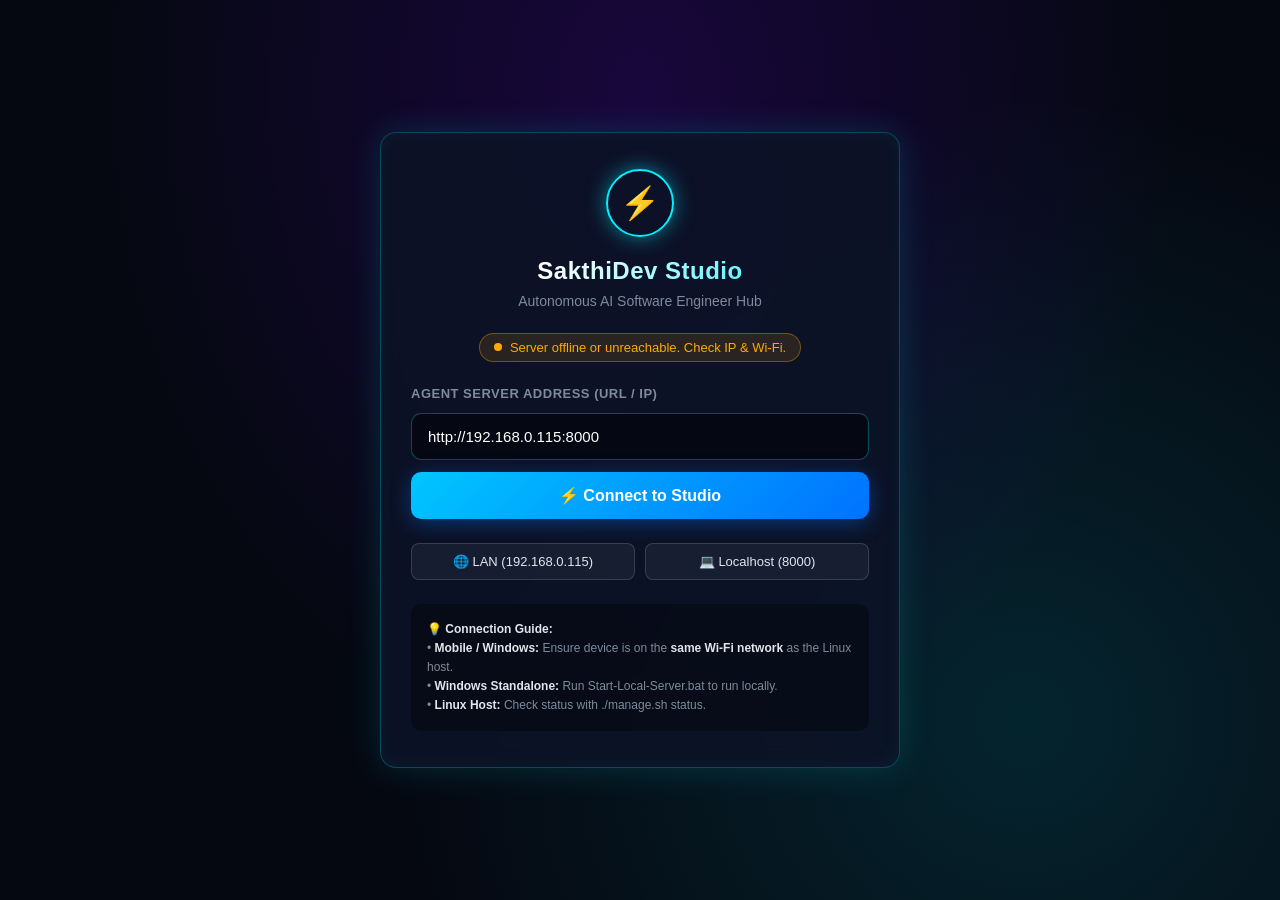
<file: static/connect.html>
<!DOCTYPE html>
<html lang="en">
<head>
  <meta charset="UTF-8">
  <meta name="viewport" content="width=device-width, initial-scale=1.0">
  <title>SakthiDev Studio - Connect to Agent</title>
  <style>
    :root {
      --bg: #050811;
      --card-bg: rgba(13, 19, 38, 0.92);
      --accent-cyan: #00f0ff;
      --accent-purple: #9d4edd;
      --accent-green: #00ff88;
      --text: #e0e6ed;
      --text-dim: #7d8b9b;
      --border: rgba(0, 240, 255, 0.25);
    }
    * {
      box-sizing: border-box;
      margin: 0;
      padding: 0;
      font-family: -apple-system, BlinkMacSystemFont, "Segoe UI", Roboto, Helvetica, Arial, sans-serif;
    }
    body {
      background-color: var(--bg);
      background-image: 
        radial-gradient(ellipse at 50% 10%, rgba(112, 0, 255, 0.18) 0%, transparent 60%),
        radial-gradient(circle at 80% 80%, rgba(0, 240, 255, 0.12) 0%, transparent 50%);
      color: var(--text);
      min-height: 100vh;
      display: flex;
      align-items: center;
      justify-content: center;
      padding: 20px;
    }
    .connect-card {
      background: var(--card-bg);
      border: 1px solid var(--border);
      border-radius: 16px;
      box-shadow: 0 0 35px rgba(0, 240, 255, 0.15), inset 0 0 20px rgba(0, 240, 255, 0.05);
      max-width: 520px;
      width: 100%;
      padding: 36px 30px;
      backdrop-filter: blur(12px);
      text-align: center;
      animation: fadeIn 0.4s ease-out;
    }
    @keyframes fadeIn {
      from { opacity: 0; transform: translateY(15px); }
      to { opacity: 1; transform: translateY(0); }
    }
    .logo-container {
      margin-bottom: 20px;
    }
    .pulse-ring {
      width: 68px;
      height: 68px;
      margin: 0 auto;
      border-radius: 50%;
      border: 2px solid var(--accent-cyan);
      box-shadow: 0 0 20px rgba(0, 240, 255, 0.5);
      display: flex;
      align-items: center;
      justify-content: center;
      font-size: 32px;
      animation: pulse 2s infinite;
    }
    @keyframes pulse {
      0% { box-shadow: 0 0 0 0 rgba(0, 240, 255, 0.5); }
      70% { box-shadow: 0 0 0 16px rgba(0, 240, 255, 0); }
      100% { box-shadow: 0 0 0 0 rgba(0, 240, 255, 0); }
    }
    h1 {
      font-size: 24px;
      font-weight: 700;
      letter-spacing: 0.5px;
      background: linear-gradient(135deg, #ffffff 30%, var(--accent-cyan) 100%);
      -webkit-background-clip: text;
      -webkit-text-fill-color: transparent;
      margin-bottom: 8px;
    }
    .subtitle {
      color: var(--text-dim);
      font-size: 14px;
      margin-bottom: 24px;
    }
    .status-badge {
      display: inline-flex;
      align-items: center;
      gap: 8px;
      padding: 6px 14px;
      background: rgba(255, 170, 0, 0.12);
      border: 1px solid rgba(255, 170, 0, 0.35);
      border-radius: 20px;
      color: #ffaa00;
      font-size: 13px;
      font-weight: 500;
      margin-bottom: 24px;
    }
    .status-badge.searching {
      background: rgba(0, 240, 255, 0.12);
      border-color: rgba(0, 240, 255, 0.35);
      color: var(--accent-cyan);
    }
    .status-badge.online {
      background: rgba(0, 255, 136, 0.12);
      border-color: rgba(0, 255, 136, 0.35);
      color: var(--accent-green);
    }
    .status-dot {
      width: 8px;
      height: 8px;
      border-radius: 50%;
      background: currentColor;
    }
    .input-group {
      display: flex;
      flex-direction: column;
      gap: 12px;
      margin-bottom: 24px;
      text-align: left;
    }
    label {
      font-size: 13px;
      color: var(--text-dim);
      font-weight: 600;
      text-transform: uppercase;
      letter-spacing: 0.5px;
    }
    .url-input {
      width: 100%;
      padding: 14px 16px;
      background: rgba(5, 8, 17, 0.85);
      border: 1px solid rgba(0, 240, 255, 0.3);
      border-radius: 10px;
      color: #fff;
      font-size: 15px;
      outline: none;
      transition: all 0.2s;
    }
    .url-input:focus {
      border-color: var(--accent-cyan);
      box-shadow: 0 0 15px rgba(0, 240, 255, 0.3);
    }
    .btn-primary {
      width: 100%;
      padding: 14px;
      background: linear-gradient(135deg, #00c6ff 0%, #0072ff 100%);
      color: white;
      border: none;
      border-radius: 10px;
      font-size: 16px;
      font-weight: 600;
      cursor: pointer;
      display: flex;
      align-items: center;
      justify-content: center;
      gap: 8px;
      box-shadow: 0 4px 20px rgba(0, 114, 255, 0.4);
      transition: all 0.2s;
    }
    .btn-primary:hover {
      transform: translateY(-2px);
      box-shadow: 0 6px 25px rgba(0, 198, 255, 0.6);
    }
    .btn-primary:active {
      transform: translateY(0);
    }
    .quick-links {
      display: flex;
      gap: 10px;
      margin-top: 14px;
    }
    .btn-secondary {
      flex: 1;
      padding: 10px;
      background: rgba(255, 255, 255, 0.05);
      border: 1px solid rgba(255, 255, 255, 0.15);
      border-radius: 8px;
      color: var(--text);
      font-size: 13px;
      cursor: pointer;
      transition: all 0.2s;
    }
    .btn-secondary:hover {
      background: rgba(0, 240, 255, 0.1);
      border-color: var(--accent-cyan);
      color: var(--accent-cyan);
    }
    .tips-box {
      margin-top: 24px;
      padding: 16px;
      background: rgba(0, 0, 0, 0.35);
      border-radius: 10px;
      text-align: left;
      font-size: 12px;
      color: var(--text-dim);
      line-height: 1.6;
    }
    .tips-box strong {
      color: var(--text);
    }
  </style>
</head>
<body>

  <div class="connect-card">
    <div class="logo-container">
      <div class="pulse-ring">⚡</div>
    </div>

    <h1>SakthiDev Studio</h1>
    <p class="subtitle">Autonomous AI Software Engineer Hub</p>

    <div id="status-badge" class="status-badge searching">
      <div class="status-dot"></div>
      <span id="status-text">Scanning for active server...</span>
    </div>

    <div class="input-group">
      <label for="server-url">Agent Server Address (URL / IP)</label>
      <input type="text" id="server-url" class="url-input" placeholder="http://192.168.0.115:8000" spellcheck="false">
      <button id="btn-connect" class="btn-primary" onclick="connectToServer()">
        <span>⚡ Connect to Studio</span>
      </button>
    </div>

    <div class="quick-links">
      <button class="btn-secondary" onclick="tryServer('http://192.168.0.115:8000')">🌐 LAN (192.168.0.115)</button>
      <button class="btn-secondary" onclick="tryServer('http://localhost:8000')">💻 Localhost (8000)</button>
    </div>

    <div class="tips-box">
      <strong>💡 Connection Guide:</strong><br>
      • <strong>Mobile / Windows:</strong> Ensure device is on the <strong>same Wi-Fi network</strong> as the Linux host.<br>
      • <strong>Windows Standalone:</strong> Run <code>Start-Local-Server.bat</code> to run locally.<br>
      • <strong>Linux Host:</strong> Check status with <code>./manage.sh status</code>.
    </div>
  </div>

  <script>
    const DEFAULT_LAN = "http://192.168.0.115:8000";
    const DEFAULT_LOCAL = "http://localhost:8000";
    const urlInput = document.getElementById("server-url");
    const statusBadge = document.getElementById("status-badge");
    const statusText = document.getElementById("status-text");

    // Load saved or default URL
    const savedUrl = localStorage.getItem("sakthidev_server_url") || DEFAULT_LAN;
    urlInput.value = savedUrl;

    async function checkServer(url) {
      try {
        const cleanUrl = url.replace(/\/+$/, "");
        const controller = new AbortController();
        const timeout = setTimeout(() => controller.abort(), 2000);
        const res = await fetch(`${cleanUrl}/api/config`, { signal: controller.signal, mode: 'cors' });
        clearTimeout(timeout);
        return res.ok;
      } catch (e) {
        return false;
      }
    }

    async function autoScan() {
      // 1. Try saved URL
      if (savedUrl && await checkServer(savedUrl)) {
        onServerFound(savedUrl);
        return;
      }
      // 2. Try LAN IP
      if (savedUrl !== DEFAULT_LAN && await checkServer(DEFAULT_LAN)) {
        onServerFound(DEFAULT_LAN);
        return;
      }
      // 3. Try Localhost
      if (savedUrl !== DEFAULT_LOCAL && await checkServer(DEFAULT_LOCAL)) {
        onServerFound(DEFAULT_LOCAL);
        return;
      }
      // Not reachable yet
      statusBadge.className = "status-badge";
      statusText.textContent = "Server offline or unreachable. Check IP & Wi-Fi.";
    }

    function onServerFound(url) {
      const cleanUrl = url.replace(/\/+$/, "");
      localStorage.setItem("sakthidev_server_url", cleanUrl);
      statusBadge.className = "status-badge online";
      statusText.textContent = `Connected! Opening ${cleanUrl}...`;
      setTimeout(() => {
        window.location.replace(cleanUrl + "/");
      }, 700);
    }

    function tryServer(url) {
      urlInput.value = url;
      connectToServer();
    }

    async function connectToServer() {
      let url = urlInput.value.trim();
      if (!url) return;
      if (!url.startsWith("http://") && !url.startsWith("https://")) {
        url = "http://" + url;
      }
      if (!url.includes(":", 6)) {
        url = url + ":8000";
      }
      urlInput.value = url;
      statusBadge.className = "status-badge searching";
      statusText.textContent = `Connecting to ${url}...`;

      const isOk = await checkServer(url);
      if (isOk) {
        onServerFound(url);
      } else {
        // Direct navigation attempt (in case CORS blocked fetch)
        localStorage.setItem("sakthidev_server_url", url);
        window.location.href = url + "/";
      }
    }

    // Auto-scan on launch
    autoScan();
  </script>
</body>
</html>
</file>
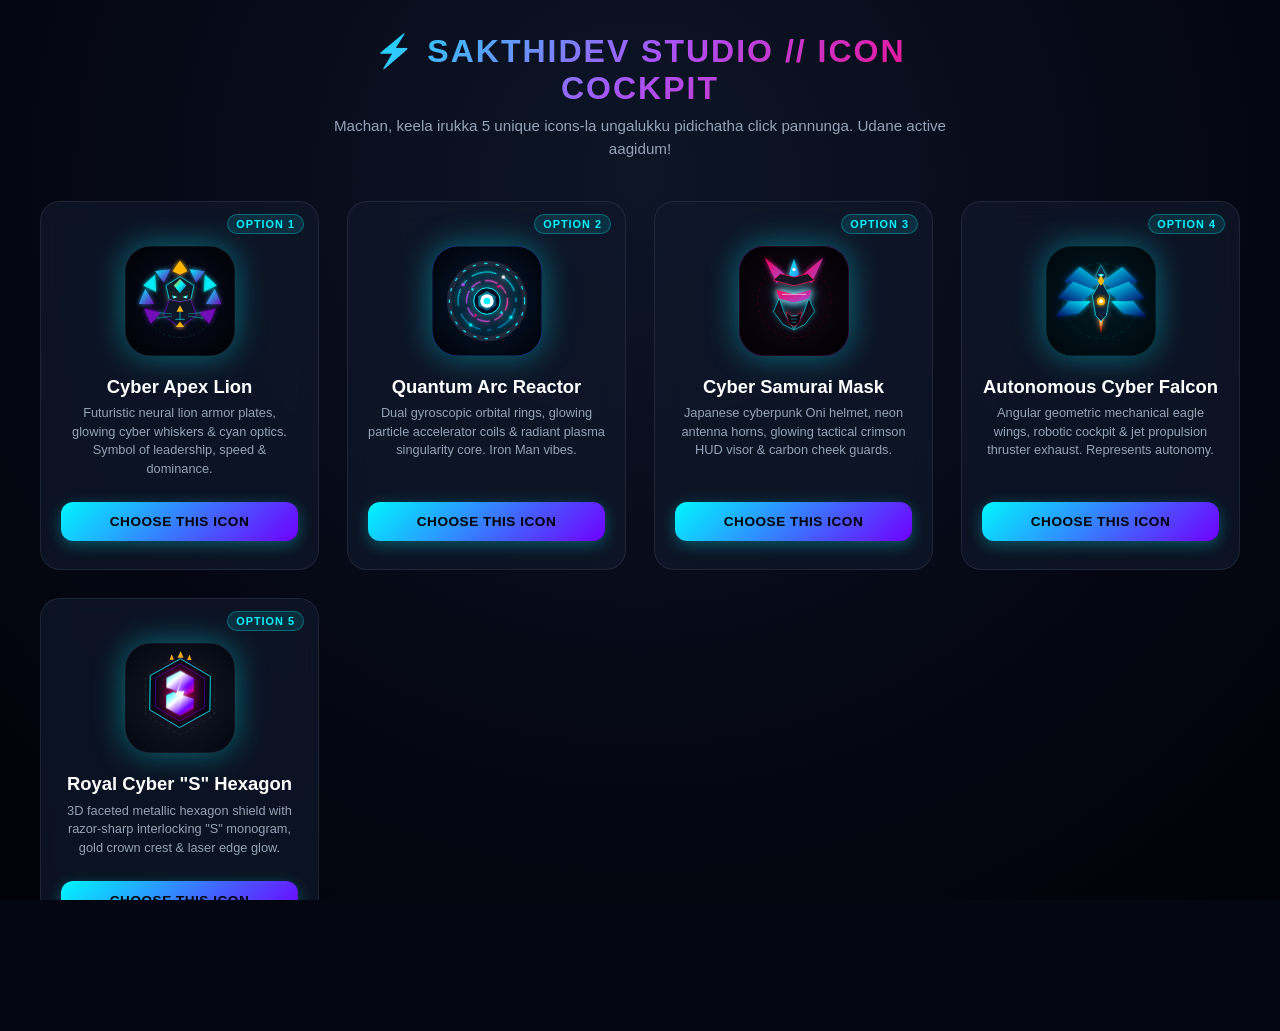
<file: static/icons/preview.html>
<!DOCTYPE html>
<html lang="en">
<head>
  <meta charset="UTF-8">
  <meta name="viewport" content="width=device-width, initial-scale=1.0">
  <title>SakthiDev Studio - Icon Selector Cockpit</title>
  <link rel="stylesheet" href="/static/app.css">
  <style>
    body {
      background: radial-gradient(circle at 50% 20%, #0d1527 0%, #050814 60%, #010308 100%);
      color: #f8fafc;
      font-family: -apple-system, BlinkMacSystemFont, "Segoe UI", Roboto, sans-serif;
      min-height: 100vh;
      margin: 0;
      padding: 2rem 1.5rem;
      display: flex;
      flex-direction: column;
      align-items: center;
    }
    .header-banner {
      text-align: center;
      margin-bottom: 2.5rem;
      max-width: 650px;
    }
    .header-banner h1 {
      font-size: 2rem;
      font-weight: 900;
      letter-spacing: 2px;
      margin: 0 0 0.5rem 0;
      background: linear-gradient(135deg, #00f6ff, #a855f7, #ff007a);
      -webkit-background-clip: text;
      background-clip: text;
      -webkit-text-fill-color: transparent;
    }
    .header-banner p {
      color: #94a3b8;
      font-size: 0.95rem;
      line-height: 1.5;
    }
    .icons-grid {
      display: grid;
      grid-template-columns: repeat(auto-fit, minmax(260px, 1fr));
      gap: 1.75rem;
      max-width: 1200px;
      width: 100%;
    }
    .icon-card {
      background: rgba(15, 23, 42, 0.75);
      border: 1px solid rgba(255, 255, 255, 0.08);
      border-radius: 20px;
      padding: 1.75rem 1.25rem;
      display: flex;
      flex-direction: column;
      align-items: center;
      text-align: center;
      transition: all 0.35s cubic-bezier(0.16, 1, 0.3, 1);
      position: relative;
      overflow: hidden;
      backdrop-filter: blur(12px);
    }
    .icon-card:hover {
      transform: translateY(-8px);
      border-color: rgba(0, 246, 255, 0.4);
      box-shadow: 0 16px 36px rgba(0, 246, 255, 0.18), 0 0 20px rgba(168, 85, 247, 0.15);
    }
    .icon-badge {
      position: absolute;
      top: 12px;
      right: 14px;
      font-size: 0.68rem;
      font-weight: 800;
      padding: 3px 8px;
      border-radius: 99px;
      background: rgba(0, 246, 255, 0.12);
      color: #00f6ff;
      border: 1px solid rgba(0, 246, 255, 0.3);
      letter-spacing: 1px;
    }
    .icon-img-wrapper {
      width: 110px;
      height: 110px;
      margin: 1rem 0 1.25rem 0;
      position: relative;
    }
    .icon-img-wrapper img {
      width: 100%;
      height: 100%;
      object-fit: contain;
      filter: drop-shadow(0 0 16px rgba(0, 246, 255, 0.4));
      transition: transform 0.3s ease;
    }
    .icon-card:hover .icon-img-wrapper img {
      transform: scale(1.08);
      filter: drop-shadow(0 0 24px rgba(255, 0, 122, 0.6));
    }
    .icon-name {
      font-size: 1.15rem;
      font-weight: 800;
      color: #fff;
      margin-bottom: 0.4rem;
    }
    .icon-desc {
      font-size: 0.8rem;
      color: #94a3b8;
      line-height: 1.45;
      margin-bottom: 1.5rem;
      flex-grow: 1;
    }
    .btn-select {
      width: 100%;
      padding: 0.75rem 1rem;
      border: none;
      border-radius: 12px;
      font-weight: 700;
      font-size: 0.85rem;
      cursor: pointer;
      background: linear-gradient(135deg, #00f6ff, #7000ff);
      color: #000;
      letter-spacing: 0.5px;
      transition: all 0.25s ease;
      box-shadow: 0 4px 15px rgba(0, 246, 255, 0.3);
    }
    .btn-select:hover {
      background: linear-gradient(135deg, #ffffff, #00f6ff);
      box-shadow: 0 6px 22px rgba(0, 246, 255, 0.6);
      transform: scale(1.02);
    }
    .btn-select.active {
      background: #10b981;
      color: #fff;
      box-shadow: 0 0 18px rgba(16, 185, 129, 0.5);
    }
    .toast {
      position: fixed;
      bottom: 2rem;
      background: rgba(16, 185, 129, 0.95);
      color: #fff;
      padding: 0.85rem 1.75rem;
      border-radius: 99px;
      font-weight: 700;
      box-shadow: 0 10px 25px rgba(0,0,0,0.5);
      transform: translateY(100px);
      opacity: 0;
      transition: all 0.35s ease;
      z-index: 999;
    }
    .toast.show {
      transform: translateY(0);
      opacity: 1;
    }
    .back-btn {
      margin-top: 2rem;
      color: #00f6ff;
      text-decoration: none;
      font-weight: 700;
      display: inline-flex;
      align-items: center;
      gap: 0.5rem;
    }
  </style>
</head>
<body>

  <div class="header-banner">
    <h1>⚡ SAKTHIDEV STUDIO // ICON COCKPIT</h1>
    <p>Machan, keela irukka 5 unique icons-la ungalukku pidichatha click pannunga. Udane active aagidum!</p>
  </div>

  <div class="icons-grid">
    <!-- Option 1 -->
    <div class="icon-card">
      <span class="icon-badge">OPTION 1</span>
      <div class="icon-img-wrapper">
        <img src="/static/icons/icon_1_cyber_lion.svg" alt="Cyber Lion">
      </div>
      <div class="icon-name">Cyber Apex Lion</div>
      <div class="icon-desc">Futuristic neural lion armor plates, glowing cyber whiskers & cyan optics. Symbol of leadership, speed & dominance.</div>
      <button class="btn-select" onclick="chooseIcon('icon_1_cyber_lion.svg', this)">CHOOSE THIS ICON</button>
    </div>

    <!-- Option 2 -->
    <div class="icon-card">
      <span class="icon-badge">OPTION 2</span>
      <div class="icon-img-wrapper">
        <img src="/static/icons/icon_2_quantum_reactor.svg" alt="Quantum Reactor">
      </div>
      <div class="icon-name">Quantum Arc Reactor</div>
      <div class="icon-desc">Dual gyroscopic orbital rings, glowing particle accelerator coils & radiant plasma singularity core. Iron Man vibes.</div>
      <button class="btn-select" onclick="chooseIcon('icon_2_quantum_reactor.svg', this)">CHOOSE THIS ICON</button>
    </div>

    <!-- Option 3 -->
    <div class="icon-card">
      <span class="icon-badge">OPTION 3</span>
      <div class="icon-img-wrapper">
        <img src="/static/icons/icon_3_cyber_samurai.svg" alt="Cyber Samurai">
      </div>
      <div class="icon-name">Cyber Samurai Mask</div>
      <div class="icon-desc">Japanese cyberpunk Oni helmet, neon antenna horns, glowing tactical crimson HUD visor & carbon cheek guards.</div>
      <button class="btn-select" onclick="chooseIcon('icon_3_cyber_samurai.svg', this)">CHOOSE THIS ICON</button>
    </div>

    <!-- Option 4 -->
    <div class="icon-card">
      <span class="icon-badge">OPTION 4</span>
      <div class="icon-img-wrapper">
        <img src="/static/icons/icon_4_cyber_falcon.svg" alt="Cyber Falcon">
      </div>
      <div class="icon-name">Autonomous Cyber Falcon</div>
      <div class="icon-desc">Angular geometric mechanical eagle wings, robotic cockpit & jet propulsion thruster exhaust. Represents autonomy.</div>
      <button class="btn-select" onclick="chooseIcon('icon_4_cyber_falcon.svg', this)">CHOOSE THIS ICON</button>
    </div>

    <!-- Option 5 -->
    <div class="icon-card">
      <span class="icon-badge">OPTION 5</span>
      <div class="icon-img-wrapper">
        <img src="/static/icons/icon_5_glitch_monogram.svg" alt="Cyber Monogram">
      </div>
      <div class="icon-name">Royal Cyber "S" Hexagon</div>
      <div class="icon-desc">3D faceted metallic hexagon shield with razor-sharp interlocking "S" monogram, gold crown crest & laser edge glow.</div>
      <button class="btn-select" onclick="chooseIcon('icon_5_glitch_monogram.svg', this)">CHOOSE THIS ICON</button>
    </div>
  </div>

  <div id="toast" class="toast">⚡ Icon Activated! Refreshing Studio...</div>

  <a href="/" class="back-btn">← Back to SakthiDev Studio</a>

  <script>
    async function chooseIcon(filename, btn) {
      try {
        btn.textContent = "ACTIVATING...";
        const res = await fetch("/api/set-icon", {
          method: "POST",
          headers: { "Content-Type": "application/json" },
          body: JSON.stringify({ icon: filename })
        });
        const data = await res.json();
        if (data.status === "ok") {
          document.querySelectorAll('.btn-select').forEach(b => {
            b.classList.remove('active');
            b.textContent = "CHOOSE THIS ICON";
          });
          btn.classList.add('active');
          btn.textContent = "ACTIVE ✅";
          const toast = document.getElementById('toast');
          toast.classList.add('show');
          setTimeout(() => {
            window.location.href = "/";
          }, 1200);
        }
      } catch (e) {
        alert("Error activating icon: " + e);
        btn.textContent = "CHOOSE THIS ICON";
      }
    }
  </script>
</body>
</html>
</file>
<file: static/app.css>
@import url('https://fonts.googleapis.com/css2?family=Plus+Jakarta+Sans:wght@300;400;500;600;700;800&family=JetBrains+Mono:wght@400;500;600;700;800&family=Orbitron:wght@600;800;900&display=swap');

/* ========================================================
   THEME DESIGN TOKENS (DARK & LIGHT MODE ARCHITECTURE)
   ======================================================== */
:root, [data-theme="cyber-dark"] {
  --bg-core: #040711;
  --bg-surface: #070d1c;
  --bg-card: rgba(10, 16, 30, 0.82);
  --bg-card-hover: rgba(16, 26, 48, 0.95);
  --bg-glass: rgba(12, 19, 36, 0.75);
  
  --border-subtle: rgba(255, 255, 255, 0.08);
  --border-light: rgba(56, 189, 248, 0.22);
  --border-glow: rgba(56, 189, 248, 0.45);
  --border-active: #38bdf8;

  --text-main: #f8fafc;
  --text-secondary: #94a3b8;
  --text-muted: #64748b;

  --accent-cyan: #38bdf8;
  --accent-indigo: #6366f1;
  --accent-purple: #c084fc;
  --accent-emerald: #10b981;
  --accent-amber: #fbbf24;
  --accent-rose: #f43f5e;

  --font-main: 'Plus Jakarta Sans', -apple-system, sans-serif;
  --font-mono: 'JetBrains Mono', monospace;
  --font-cyber: 'Orbitron', -apple-system, sans-serif;

  --shadow-card: 0 10px 30px rgba(0, 0, 0, 0.5);
  --bg-overlay-opacity: 0.35;
  --glass-blur: 16px;
}



/* Obsidian Purple Theme */
[data-theme="obsidian-purple"] {
  --bg-core: #06030c;
  --bg-surface: #0d071a;
  --bg-card: rgba(18, 10, 36, 0.85);
  --border-light: rgba(192, 132, 252, 0.28);
  --border-glow: rgba(192, 132, 252, 0.5);
  --accent-cyan: #c084fc;
  --accent-indigo: #818cf8;
}

/* Matrix Emerald Theme */
[data-theme="matrix-emerald"] {
  --bg-core: #020b06;
  --bg-surface: #04140a;
  --bg-card: rgba(6, 24, 13, 0.85);
  --border-light: rgba(16, 185, 129, 0.3);
  --border-glow: rgba(16, 185, 129, 0.55);
  --accent-cyan: #10b981;
}

/* Rogue Crimson Theme */
[data-theme="rogue-crimson"] {
  --bg-core: #0c0406;
  --bg-surface: #17070a;
  --bg-card: rgba(28, 9, 14, 0.85);
  --border-light: rgba(244, 63, 94, 0.3);
  --border-glow: rgba(244, 63, 94, 0.55);
  --accent-cyan: #f43f5e;
}

* {
  box-sizing: border-box;
  margin: 0;
  padding: 0;
  scrollbar-width: thin;
  scrollbar-color: var(--accent-cyan) var(--bg-core);
}

::-webkit-scrollbar {
  width: 6px;
  height: 6px;
}

::-webkit-scrollbar-track {
  background: var(--bg-core);
}

::-webkit-scrollbar-thumb {
  background: var(--accent-cyan);
  border-radius: 4px;
  opacity: 0.6;
}

html, body {
  height: 100%;
  width: 100%;
  overflow: hidden;
  font-family: var(--font-main);
  background-color: var(--bg-core);
  color: var(--text-main);
  transition: background-color 0.25s ease, color 0.25s ease;
}

body {
  display: flex;
  flex-direction: column;
  position: relative;
}

/* ========================================================
   DYNAMIC LIVE BACKGROUNDS & CANVAS
   ======================================================== */
.bg-canvas-layer {
  position: fixed;
  inset: 0;
  width: 100%;
  height: 100%;
  pointer-events: none;
  z-index: 0;
  opacity: 0.8;
}

.bg-image-layer {
  position: fixed;
  inset: 0;
  background-image: url('/static/wallpaper_cyber_city.jpg');
  background-size: cover;
  background-position: center center;
  opacity: var(--bg-overlay-opacity);
  filter: contrast(1.15) brightness(0.9);
  pointer-events: none;
  z-index: 1;
  transition: opacity 0.3s ease, background-image 0.4s ease;
}

.bg-video-layer {
  position: fixed;
  inset: 0;
  width: 100%;
  height: 100%;
  object-fit: cover;
  opacity: var(--bg-overlay-opacity);
  pointer-events: none;
  z-index: 1;
}

.cyber-grid-overlay {
  position: fixed;
  inset: 0;
  background-image: 
    linear-gradient(to right, rgba(56, 189, 248, 0.035) 1px, transparent 1px),
    linear-gradient(to bottom, rgba(56, 189, 248, 0.035) 1px, transparent 1px);
  background-size: 36px 36px;
  pointer-events: none;
  z-index: 2;
}

.bg-vignette {
  position: fixed;
  inset: 0;
  background: radial-gradient(circle at 50% 20%, transparent 0%, rgba(4, 7, 17, 0.75) 80%);
  pointer-events: none;
  z-index: 3;
}



/* ========================================================
   TOP NAVIGATION (LINEAR / VERCEL GRADE)
   ======================================================== */
.top-nav {
  height: 60px;
  min-height: 60px;
  padding: 0 1.25rem;
  display: flex;
  align-items: center;
  justify-content: space-between;
  border-bottom: 1px solid var(--border-light);
  background: var(--bg-glass);
  backdrop-filter: blur(var(--glass-blur));
  -webkit-backdrop-filter: blur(var(--glass-blur));
  z-index: 100;
  position: relative;
  gap: 1rem;
}

.nav-left {
  display: flex;
  align-items: center;
  gap: 0.75rem;
  flex-shrink: 0;
}

.nav-center {
  flex: 1;
  display: flex;
  justify-content: center;
  max-width: 500px;
}

.nav-right {
  display: flex;
  align-items: center;
  gap: 0.5rem;
  flex-shrink: 0;
}

.btn-cyber-icon {
  background: var(--bg-card);
  border: 1px solid var(--border-subtle);
  color: var(--accent-cyan);
  width: 34px;
  height: 34px;
  border-radius: 8px;
  display: flex;
  align-items: center;
  justify-content: center;
  cursor: pointer;
  font-size: 1rem;
  transition: all 0.2s ease;
}

.btn-cyber-icon:hover {
  background: rgba(56, 189, 248, 0.15);
  border-color: var(--accent-cyan);
  transform: translateY(-1px);
}

.brand-section {
  display: flex;
  align-items: center;
  gap: 0.65rem;
}

.brand-logo-container {
  position: relative;
}

.brand-logo-glow {
  position: absolute;
  inset: -2px;
  background: linear-gradient(135deg, var(--accent-cyan), var(--accent-purple));
  border-radius: 10px;
  filter: blur(6px);
  opacity: 0.6;
  animation: logoPulse 4s infinite ease-in-out;
}

@keyframes logoPulse {
  0%, 100% { opacity: 0.5; transform: scale(0.98); }
  50% { opacity: 0.85; transform: scale(1.04); }
}

.brand-logo {
  position: relative;
  width: 38px;
  height: 38px;
  border-radius: 10px;
  background: rgba(10, 18, 38, 0.9);
  border: 1px solid rgba(0, 246, 255, 0.35);
  display: flex;
  align-items: center;
  justify-content: center;
  z-index: 1;
  overflow: hidden;
  box-shadow: 0 0 16px rgba(0, 246, 255, 0.3);
  transition: transform 0.35s cubic-bezier(0.34, 1.56, 0.64, 1), box-shadow 0.35s ease;
  cursor: pointer;
}

.brand-logo:hover {
  transform: scale(1.12) rotate(6deg);
  box-shadow: 0 0 28px rgba(0, 246, 255, 0.7), 0 0 45px rgba(255, 0, 122, 0.4);
}

.nav-logo-svg {
  width: 100%;
  height: 100%;
  object-fit: contain;
  display: block;
  filter: drop-shadow(0 0 8px rgba(0, 246, 255, 0.6));
  animation: logoFloat 4s ease-in-out infinite alternate;
}

@keyframes logoFloat {
  0% { transform: scale(0.97); }
  100% { transform: scale(1.03); }
}

.brand-title-row {
  display: flex;
  align-items: center;
  gap: 0.45rem;
}

.brand-text h1 {
  font-size: 1rem;
  font-weight: 900;
  letter-spacing: 0.4px;
  font-family: var(--font-cyber);
  color: var(--text-main);
}

.brand-sub {
  color: var(--accent-cyan);
  font-weight: 800;
}

.system-status-indicator {
  display: inline-flex;
  align-items: center;
  gap: 0.28rem;
  font-size: 0.65rem;
  font-family: var(--font-mono);
  font-weight: 800;
  color: var(--accent-emerald);
  background: rgba(16, 185, 129, 0.12);
  padding: 0.1rem 0.35rem;
  border-radius: 4px;
  border: 1px solid rgba(16, 185, 129, 0.3);
}

.pulse-dot {
  width: 5px;
  height: 5px;
  border-radius: 50%;
  background: var(--accent-emerald);
  box-shadow: 0 0 6px var(--accent-emerald);
  animation: pulse 1.5s infinite;
}

@keyframes pulse {
  0% { transform: scale(0.9); opacity: 0.7; }
  50% { transform: scale(1.2); opacity: 1; }
  100% { transform: scale(0.9); opacity: 0.7; }
}

.badge-pill {
  font-size: 0.65rem;
  font-weight: 700;
  color: var(--text-muted);
  letter-spacing: 0.3px;
  font-family: var(--font-mono);
}

/* Laptop Path Selector */
.workspace-selector {
  display: flex;
  align-items: center;
  gap: 0.45rem;
  background: var(--bg-card);
  border: 1px solid var(--border-subtle);
  border-radius: 8px;
  padding: 0.25rem 0.6rem;
  width: 100%;
  transition: all 0.2s ease;
}

.workspace-selector:focus-within {
  border-color: var(--accent-cyan);
  box-shadow: 0 0 12px rgba(56, 189, 248, 0.2);
}

.workspace-input {
  background: transparent;
  border: none;
  color: var(--text-main);
  font-family: var(--font-mono);
  font-size: 0.78rem;
  outline: none;
  flex: 1;
  min-width: 0;
}

.workspace-btn {
  background: rgba(56, 189, 248, 0.15);
  border: 1px solid var(--border-light);
  color: var(--accent-cyan);
  padding: 0.2rem 0.5rem;
  border-radius: 4px;
  font-size: 0.7rem;
  font-weight: 700;
  cursor: pointer;
  font-family: var(--font-mono);
  transition: all 0.2s ease;
  white-space: nowrap;
}

.workspace-btn:hover {
  background: var(--accent-cyan);
  color: #04060a;
}

.preset-dropdown {
  background: var(--bg-surface);
  border: 1px solid var(--border-subtle);
  color: var(--text-secondary);
  font-family: var(--font-mono);
  font-size: 0.72rem;
  padding: 0.2rem 0.35rem;
  border-radius: 4px;
  outline: none;
  cursor: pointer;
}

.btn-icon-soft {
  background: var(--bg-card);
  border: 1px solid var(--border-subtle);
  color: var(--text-secondary);
  padding: 0.35rem 0.65rem;
  border-radius: 8px;
  font-size: 0.78rem;
  font-weight: 600;
  cursor: pointer;
  display: flex;
  align-items: center;
  gap: 0.3rem;
  font-family: var(--font-mono);
  transition: all 0.2s ease;
}

.btn-icon-soft:hover, .btn-icon-soft.active {
  background: rgba(56, 189, 248, 0.15);
  color: var(--accent-cyan);
  border-color: var(--accent-cyan);
}

.mode-toggle-group {
  display: flex;
  background: var(--bg-card);
  border: 1px solid var(--border-subtle);
  border-radius: 8px;
  padding: 2px;
}

.mode-btn {
  background: transparent;
  border: none;
  color: var(--text-muted);
  padding: 0.28rem 0.6rem;
  border-radius: 6px;
  font-size: 0.74rem;
  font-weight: 700;
  cursor: pointer;
  display: flex;
  align-items: center;
  gap: 0.25rem;
  font-family: var(--font-mono);
  transition: all 0.2s ease;
}

.mode-btn.active {
  background: linear-gradient(135deg, rgba(56, 189, 248, 0.2), rgba(99, 102, 241, 0.2));
  border: 1px solid var(--accent-cyan);
  color: var(--text-main);
  box-shadow: 0 0 10px rgba(56, 189, 248, 0.2);
}

/* ========================================================
   MAIN CONSOLE CONTAINER
   ======================================================== */
.studio-main-container {
  display: flex;
  flex: 1 1 0;
  height: calc(100vh - 60px);
  min-height: 0;
  overflow: hidden;
  position: relative;
  z-index: 10;
}

/* LEFT: MISSION ARCHIVES SIDEBAR */
.history-sidebar {
  width: 280px;
  min-width: 280px;
  height: 100%;
  background: var(--bg-glass);
  border-right: 1px solid var(--border-light);
  display: flex;
  flex-direction: column;
  z-index: 40;
  backdrop-filter: blur(var(--glass-blur));
  transition: transform 0.25s cubic-bezier(0.16, 1, 0.3, 1), margin-left 0.25s ease;
}

.history-sidebar.collapsed {
  transform: translateX(-100%);
  margin-left: -280px;
}

.history-sidebar-header {
  padding: 0.85rem 1rem 0.65rem 1rem;
  border-bottom: 1px solid var(--border-subtle);
  display: flex;
  flex-direction: column;
  gap: 0.5rem;
}

.history-header-title {
  font-family: var(--font-cyber);
  font-size: 0.78rem;
  font-weight: 800;
  letter-spacing: 0.5px;
  color: var(--accent-cyan);
  display: flex;
  align-items: center;
  gap: 0.4rem;
}

.btn-new-mission {
  background: linear-gradient(135deg, var(--accent-cyan), var(--accent-indigo));
  color: #04060a;
  border: none;
  padding: 0.5rem 0.85rem;
  border-radius: 6px;
  font-size: 0.74rem;
  font-weight: 800;
  cursor: pointer;
  display: flex;
  align-items: center;
  justify-content: center;
  gap: 0.4rem;
  font-family: var(--font-cyber);
  letter-spacing: 0.5px;
  box-shadow: 0 0 15px rgba(56, 189, 248, 0.3);
  transition: all 0.2s ease;
}

.btn-new-mission:hover {
  transform: translateY(-1px);
  box-shadow: 0 0 20px rgba(56, 189, 248, 0.5);
}

.history-search-container {
  padding: 0.45rem 1rem;
  border-bottom: 1px solid var(--border-subtle);
}

.mission-search-input {
  width: 100%;
  background: var(--bg-surface);
  border: 1px solid var(--border-subtle);
  border-radius: 6px;
  padding: 0.35rem 0.6rem;
  font-size: 0.74rem;
  font-family: var(--font-mono);
  color: var(--text-main);
  outline: none;
}

.mission-list {
  flex: 1;
  overflow-y: auto;
  padding: 0.6rem 0.75rem;
  display: flex;
  flex-direction: column;
  gap: 0.4rem;
}

.mission-loading {
  font-size: 0.74rem;
  color: var(--text-muted);
  text-align: center;
  padding: 1.5rem 0;
  font-family: var(--font-mono);
}

.mission-card {
  padding: 0.6rem 0.75rem;
  border-radius: 8px;
  background: var(--bg-card);
  border: 1px solid var(--border-subtle);
  cursor: pointer;
  display: flex;
  align-items: flex-start;
  justify-content: space-between;
  gap: 0.5rem;
  transition: all 0.2s ease;
  position: relative;
  overflow: hidden;
}

.mission-card:hover {
  background: var(--bg-card-hover);
  border-color: var(--border-light);
  transform: translateX(3px);
}

.mission-card.active {
  background: var(--bg-card-hover);
  border-color: var(--accent-cyan);
  box-shadow: 0 0 15px rgba(56, 189, 248, 0.2);
}

.mission-card.active::before {
  content: '';
  position: absolute;
  left: 0;
  top: 0;
  bottom: 0;
  width: 3px;
  background: var(--accent-cyan);
}

.mission-card-content {
  flex: 1;
  min-width: 0;
}

.mission-title {
  font-size: 0.8rem;
  font-weight: 700;
  color: var(--text-main);
  white-space: nowrap;
  overflow: hidden;
  text-overflow: ellipsis;
  margin-bottom: 0.2rem;
}

.mission-meta-row {
  display: flex;
  align-items: center;
  gap: 0.4rem;
  font-size: 0.66rem;
  color: var(--text-muted);
  font-family: var(--font-mono);
}

.mission-badge {
  background: rgba(255, 255, 255, 0.08);
  padding: 0.05rem 0.35rem;
  border-radius: 4px;
  color: var(--accent-cyan);
}

.btn-del-mission {
  background: transparent;
  border: none;
  color: var(--text-muted);
  font-size: 0.75rem;
  cursor: pointer;
  padding: 0.15rem 0.35rem;
  border-radius: 4px;
  opacity: 0;
  transition: all 0.2s ease;
}

.mission-card:hover .btn-del-mission {
  opacity: 1;
}

.btn-del-mission:hover {
  background: rgba(244, 63, 94, 0.2);
  color: var(--accent-rose);
}

.history-footer {
  padding: 0.6rem 0.85rem;
  border-top: 1px solid var(--border-subtle);
}

.btn-clear-all-sessions {
  background: transparent;
  border: 1px dashed rgba(244, 63, 94, 0.35);
  color: var(--accent-rose);
  padding: 0.3rem 0.8rem;
  border-radius: 6px;
  font-size: 0.72rem;
  font-family: var(--font-mono);
  cursor: pointer;
  width: 100%;
  transition: all 0.2s ease;
}

.btn-clear-all-sessions:hover {
  background: rgba(244, 63, 94, 0.15);
  border-style: solid;
}

/* ========================================================
   CENTER CHAT DECK (PERFECTLY CENTERED & BALANCED)
   ======================================================== */
.chat-deck {
  flex: 1 1 0;
  height: 100%;
  min-height: 0;
  min-width: 0;
  display: flex;
  flex-direction: column;
  position: relative;
}

.telemetry-strip {
  display: flex;
  align-items: center;
  justify-content: space-between;
  padding: 0.4rem 1.5rem;
  background: var(--bg-glass);
  border-bottom: 1px solid var(--border-subtle);
  font-family: var(--font-mono);
  font-size: 0.7rem;
  color: var(--text-muted);
  flex-shrink: 0;
  overflow-x: auto;
  gap: 1rem;
}

.telemetry-item {
  display: flex;
  align-items: center;
  gap: 0.3rem;
  white-space: nowrap;
}

.telemetry-label {
  font-weight: 700;
}

.telemetry-val {
  color: var(--accent-cyan);
  font-weight: 700;
}

/* HUD Activity Bar */
.agent-hud {
  display: none;
  align-items: center;
  justify-content: space-between;
  padding: 0.6rem 1.5rem;
  background: var(--bg-surface);
  border-bottom: 1px solid var(--border-glow);
  box-shadow: 0 4px 20px rgba(0, 0, 0, 0.3);
  flex-shrink: 0;
  animation: hudSlideDown 0.3s ease-out;
}

.agent-hud.active {
  display: flex;
}

@keyframes hudSlideDown {
  from { opacity: 0; transform: translateY(-8px); }
  to { opacity: 1; transform: translateY(0); }
}

.hud-left {
  display: flex;
  align-items: center;
  gap: 0.75rem;
}

.neural-spinner {
  width: 20px;
  height: 20px;
  position: relative;
  display: flex;
  align-items: center;
  justify-content: center;
}

.neural-ring {
  position: absolute;
  inset: 0;
  border: 2px solid transparent;
  border-top-color: var(--accent-cyan);
  border-right-color: var(--accent-purple);
  border-radius: 50%;
  animation: radarSpin 1.2s cubic-bezier(0.5, 0, 0.5, 1) infinite;
}

.neural-core {
  width: 6px;
  height: 6px;
  background: var(--accent-cyan);
  border-radius: 50%;
  box-shadow: 0 0 10px var(--accent-cyan);
}

@keyframes radarSpin {
  100% { transform: rotate(360deg); }
}

.hud-activity-text {
  font-size: 0.8rem;
  font-weight: 700;
  color: var(--text-main);
  display: flex;
  align-items: center;
  gap: 0.5rem;
}

.hud-badge-tag {
  background: rgba(56, 189, 248, 0.15);
  border: 1px solid var(--border-light);
  color: var(--accent-cyan);
  padding: 0.1rem 0.45rem;
  border-radius: 12px;
  font-size: 0.66rem;
  font-family: var(--font-mono);
}

.timer-pill {
  background: var(--bg-card);
  padding: 0.2rem 0.5rem;
  border-radius: 4px;
  border: 1px solid var(--border-subtle);
  color: var(--accent-amber);
  font-family: var(--font-mono);
  font-size: 0.74rem;
}

/* Chat Stream Viewport (Centered) */
.chat-stream-viewport {
  flex: 1 1 0;
  height: 0;
  min-height: 0;
  overflow-y: auto;
  overflow-x: hidden;
  padding: 1.5rem 1.5rem 2rem 1.5rem;
  display: flex;
  flex-direction: column;
  gap: 1.5rem;
  scroll-behavior: smooth;
  max-width: 880px;
  margin: 0 auto;
  width: 100%;
}

/* ========================================================
   WELCOME HERO CARD (NO EMPTY VOID!)
   ======================================================== */
.welcome-hero-card {
  background: var(--bg-card);
  border: 1px solid var(--border-light);
  border-radius: var(--radius-md);
  padding: 1.75rem 2rem;
  box-shadow: var(--shadow-card);
  backdrop-filter: blur(var(--glass-blur));
  display: flex;
  flex-direction: column;
  gap: 1.5rem;
  animation: cardFadeIn 0.35s ease-out;
}

.hero-top-row {
  display: flex;
  align-items: center;
  gap: 1rem;
}

.hero-avatar {
  width: 48px;
  height: 48px;
  border-radius: 12px;
  background: linear-gradient(135deg, var(--accent-cyan), var(--accent-indigo));
  color: #04060a;
  display: flex;
  align-items: center;
  justify-content: center;
  font-size: 1.5rem;
  font-weight: 800;
  box-shadow: 0 0 20px rgba(56, 189, 248, 0.4);
  flex-shrink: 0;
}

.hero-greeting {
  font-size: 1.35rem;
  font-weight: 800;
  letter-spacing: -0.3px;
  margin-bottom: 0.3rem;
  background: linear-gradient(135deg, var(--text-main) 60%, var(--accent-cyan));
  -webkit-background-clip: text;
  background-clip: text;
  -webkit-text-fill-color: transparent;
}

.hero-subtext {
  font-size: 0.92rem;
  color: var(--text-secondary);
  line-height: 1.55;
}

.hero-prompts-grid {
  display: grid;
  grid-template-columns: repeat(2, 1fr);
  gap: 0.85rem;
}

.hero-prompt-btn {
  background: var(--bg-surface);
  border: 1px solid var(--border-subtle);
  border-radius: 10px;
  padding: 0.85rem 1rem;
  cursor: pointer;
  display: flex;
  align-items: center;
  gap: 0.75rem;
  text-align: left;
  transition: all 0.2s ease;
}

.hero-prompt-btn:hover {
  background: var(--bg-card-hover);
  border-color: var(--accent-cyan);
  transform: translateY(-2px);
  box-shadow: 0 4px 15px rgba(56, 189, 248, 0.2);
}

.prompt-btn-icon {
  font-size: 1.35rem;
  flex-shrink: 0;
}

.prompt-btn-text strong {
  display: block;
  font-size: 0.85rem;
  font-weight: 700;
  color: var(--text-main);
  margin-bottom: 0.15rem;
}

.prompt-btn-text span {
  display: block;
  font-size: 0.74rem;
  color: var(--text-muted);
}

/* Chat Rows & Speech Bubbles */
.chat-row {
  display: flex;
  gap: 1rem;
  width: 100%;
  animation: cardFadeIn 0.3s cubic-bezier(0.16, 1, 0.3, 1);
}

@keyframes cardFadeIn {
  from { opacity: 0; transform: translateY(8px); }
  to { opacity: 1; transform: translateY(0); }
}

.avatar-badge {
  width: 36px;
  height: 36px;
  border-radius: 8px;
  display: flex;
  align-items: center;
  justify-content: center;
  font-weight: 800;
  font-size: 1rem;
  flex-shrink: 0;
  font-family: var(--font-cyber);
}

.avatar-user {
  background: linear-gradient(135deg, var(--accent-indigo), var(--accent-purple));
  color: #fff;
  box-shadow: 0 0 15px rgba(126, 34, 206, 0.4);
}

.avatar-sakthidev {
  background: linear-gradient(135deg, var(--accent-cyan), var(--accent-indigo));
  color: #04060a;
  box-shadow: 0 0 18px rgba(56, 189, 248, 0.4);
}

.message-body {
  flex: 1;
  min-width: 0;
  display: flex;
  flex-direction: column;
  gap: 0.45rem;
}

.author-title {
  font-size: 0.76rem;
  font-weight: 800;
  font-family: var(--font-mono);
  color: var(--text-muted);
  display: flex;
  align-items: center;
  gap: 0.6rem;
}

.system-time-tag {
  font-size: 0.65rem;
  color: var(--accent-cyan);
  background: rgba(56, 189, 248, 0.1);
  padding: 0.05rem 0.35rem;
  border-radius: 3px;
  font-weight: 700;
}

.user-text-bubble {
  background: var(--bg-card);
  border: 1px solid var(--border-light);
  border-left: 3px solid var(--accent-indigo);
  border-radius: 10px;
  padding: 0.9rem 1.25rem;
  font-size: 0.94rem;
  line-height: 1.6;
  color: var(--text-main);
  box-shadow: var(--shadow-card);
}

.agent-speech-bubble {
  background: var(--bg-card);
  border: 1px solid var(--border-light);
  border-left: 3px solid var(--accent-cyan);
  border-radius: 10px;
  padding: 1rem 1.35rem;
  font-size: 0.95rem;
  line-height: 1.65;
  color: var(--text-main);
  box-shadow: var(--shadow-card);
}

/* Tool Action Pills */
.tool-action-pill-wrapper {
  margin: 0.35rem 0;
}

.tool-action-pill {
  display: inline-flex;
  align-items: center;
  gap: 0.45rem;
  background: rgba(56, 189, 248, 0.08);
  border: 1px solid var(--border-light);
  border-radius: 6px;
  padding: 0.35rem 0.75rem;
  font-size: 0.78rem;
  font-family: var(--font-mono);
  color: var(--accent-cyan);
  cursor: pointer;
  transition: all 0.2s ease;
}

.tool-action-pill:hover {
  background: rgba(56, 189, 248, 0.18);
  border-color: var(--accent-cyan);
}

.tool-details-panel {
  display: none;
  background: var(--bg-surface);
  border: 1px solid var(--border-subtle);
  border-radius: 6px;
  padding: 0.75rem 1rem;
  font-family: var(--font-mono);
  font-size: 0.76rem;
  color: var(--text-secondary);
  white-space: pre-wrap;
  max-height: 220px;
  overflow-y: auto;
  margin-top: 0.35rem;
}

.tool-details-panel.open {
  display: block;
}

/* Upload Preview */
.upload-preview-bar {
  display: flex;
  align-items: center;
  gap: 0.75rem;
  padding: 0.4rem 0.85rem;
  background: var(--bg-card);
  border: 1px solid var(--border-glow);
  border-radius: 8px;
  margin-bottom: 0.5rem;
  width: fit-content;
}

.preview-item {
  display: flex;
  align-items: center;
  gap: 0.5rem;
  font-size: 0.78rem;
  color: var(--text-main);
}

.preview-item img {
  width: 32px;
  height: 32px;
  border-radius: 6px;
  object-fit: cover;
}

.btn-remove-preview {
  background: rgba(255, 255, 255, 0.1);
  border: none;
  color: var(--text-main);
  border-radius: 50%;
  width: 18px;
  height: 18px;
  cursor: pointer;
  display: flex;
  align-items: center;
  justify-content: center;
}

/* Bottom Command Dock (Centered) */
.bottom-dock {
  padding: 0.75rem 1.5rem 1.25rem 1.5rem;
  background: linear-gradient(to top, var(--bg-core) 85%, transparent);
  position: relative;
  z-index: 50;
  flex-shrink: 0;
  max-width: 880px;
  margin: 0 auto;
  width: 100%;
}

.dock-card {
  background: var(--bg-card);
  border: 1px solid var(--border-glow);
  border-radius: 12px;
  box-shadow: var(--shadow-card);
  padding: 0.65rem 1.15rem;
  transition: all 0.25s ease;
  backdrop-filter: blur(var(--glass-blur));
}

.dock-card:focus-within {
  border-color: var(--accent-cyan);
  box-shadow: 0 0 35px rgba(56, 189, 248, 0.25);
}

.dock-card-top-bar {
  display: flex;
  align-items: center;
  justify-content: space-between;
  padding-bottom: 0.4rem;
  border-bottom: 1px solid var(--border-subtle);
  margin-bottom: 0.4rem;
  font-family: var(--font-mono);
  font-size: 0.72rem;
}

.command-terminal-prompt {
  color: var(--accent-cyan);
  font-weight: 700;
}

.ws-target-preview code {
  color: var(--accent-emerald);
}

.prompt-textarea {
  width: 100%;
  background: transparent;
  border: none;
  outline: none;
  color: var(--text-main);
  font-family: var(--font-main);
  font-size: 0.95rem;
  resize: none;
  min-height: 44px;
  max-height: 120px;
  line-height: 1.5;
}

.prompt-textarea::placeholder {
  color: var(--text-muted);
}

.dock-footer {
  display: flex;
  align-items: center;
  justify-content: space-between;
  padding-top: 0.4rem;
}

.input-actions-left {
  display: flex;
  align-items: center;
  gap: 0.5rem;
}

.action-dock-btn {
  background: var(--bg-surface);
  border: 1px solid var(--border-subtle);
  color: var(--text-secondary);
  padding: 0.32rem 0.65rem;
  border-radius: 6px;
  font-size: 0.76rem;
  font-weight: 700;
  cursor: pointer;
  display: flex;
  align-items: center;
  gap: 0.35rem;
  font-family: var(--font-mono);
  transition: all 0.2s ease;
}

.action-dock-btn:hover {
  background: rgba(56, 189, 248, 0.15);
  color: var(--accent-cyan);
  border-color: var(--accent-cyan);
}

.action-dock-btn.recording {
  background: rgba(244, 63, 94, 0.2);
  border-color: var(--accent-rose);
  color: #fda4af;
  animation: micPulse 1s infinite alternate;
}

@keyframes micPulse {
  0% { transform: scale(1); }
  100% { transform: scale(1.05); }
}

.btn-launch {
  background: linear-gradient(135deg, var(--accent-cyan), var(--accent-indigo));
  color: #04060a;
  border: none;
  padding: 0.5rem 1.35rem;
  border-radius: 8px;
  font-family: var(--font-cyber);
  font-size: 0.8rem;
  font-weight: 800;
  cursor: pointer;
  display: flex;
  align-items: center;
  gap: 0.45rem;
  box-shadow: 0 4px 18px rgba(56, 189, 248, 0.4);
  transition: all 0.2s ease;
}

.btn-launch:hover:not(:disabled) {
  transform: translateY(-2px);
  box-shadow: 0 6px 25px rgba(56, 189, 248, 0.6);
}

/* RIGHT DRAWER */
.right-drawer {
  position: absolute;
  top: 0;
  right: 0;
  width: 320px;
  height: 100%;
  background: var(--bg-surface);
  border-left: 1px solid var(--border-light);
  backdrop-filter: blur(24px);
  padding: 1.25rem;
  display: none;
  flex-direction: column;
  gap: 1rem;
  z-index: 80;
  box-shadow: -10px 0 30px rgba(0, 0, 0, 0.6);
  animation: drawerSlide 0.25s ease-out;
}

.right-drawer.open {
  display: flex;
}

@keyframes drawerSlide {
  from { transform: translateX(100%); }
  to { transform: translateX(0); }
}

.drawer-header {
  font-size: 0.85rem;
  font-weight: 800;
  font-family: var(--font-cyber);
  color: var(--text-main);
  display: flex;
  align-items: center;
  justify-content: space-between;
  border-bottom: 1px solid var(--border-subtle);
  padding-bottom: 0.75rem;
}

.file-browser-list {
  display: flex;
  flex-direction: column;
  gap: 0.3rem;
  font-family: var(--font-mono);
  font-size: 0.78rem;
  overflow-y: auto;
}

.file-node {
  display: flex;
  align-items: center;
  gap: 0.5rem;
  padding: 0.38rem 0.6rem;
  border-radius: 4px;
  color: var(--text-secondary);
  transition: all 0.15s ease;
}

.file-node:hover {
  background: rgba(56, 189, 248, 0.1);
  color: var(--text-main);
}

/* ========================================================
   MODALS: WALLPAPERS & SETTINGS
   ======================================================== */
.modal-backdrop {
  position: fixed;
  inset: 0;
  background: rgba(0, 0, 0, 0.8);
  backdrop-filter: blur(14px);
  display: none;
  align-items: center;
  justify-content: center;
  z-index: 500;
}

.modal-backdrop.active {
  display: flex;
}

.modal-box {
  width: 90%;
  max-width: 520px;
  background: var(--bg-surface);
  border: 1px solid var(--border-glow);
  border-radius: 16px;
  box-shadow: var(--shadow-card);
  padding: 2rem;
}

.wallpaper-modal-box {
  max-width: 620px;
}

.modal-heading {
  display: flex;
  align-items: center;
  justify-content: space-between;
  margin-bottom: 1.5rem;
}

.form-group-custom {
  margin-bottom: 1.15rem;
}

.form-group-custom label {
  display: block;
  font-size: 0.8rem;
  font-weight: 700;
  font-family: var(--font-mono);
  color: var(--text-secondary);
  margin-bottom: 0.4rem;
}

.input-custom {
  width: 100%;
  padding: 0.7rem 0.9rem;
  background: var(--bg-card);
  border: 1px solid var(--border-subtle);
  border-radius: 8px;
  color: var(--text-main);
  font-family: var(--font-main);
  font-size: 0.88rem;
  outline: none;
}

.input-custom:focus {
  border-color: var(--accent-cyan);
}

/* Theme Preset Pickers */
.theme-preset-grid {
  display: grid;
  grid-template-columns: repeat(auto-fit, minmax(110px, 1fr));
  gap: 0.5rem;
}

.theme-pick-btn {
  background: var(--bg-card);
  border: 1px solid var(--border-subtle);
  color: var(--text-main);
  padding: 0.45rem 0.6rem;
  border-radius: 8px;
  font-size: 0.74rem;
  font-family: var(--font-mono);
  font-weight: 700;
  cursor: pointer;
  display: flex;
  align-items: center;
  gap: 0.45rem;
  transition: all 0.2s ease;
}

.theme-pick-btn:hover, .theme-pick-btn.active {
  border-color: var(--accent-cyan);
  background: rgba(56, 189, 248, 0.15);
}

.theme-dot {
  width: 10px;
  height: 10px;
  border-radius: 50%;
  flex-shrink: 0;
}

/* Wallpaper Cards Grid */
.wallpaper-cards-grid {
  display: grid;
  grid-template-columns: repeat(3, 1fr);
  gap: 0.6rem;
}

.wallpaper-card {
  border: 2px solid var(--border-subtle);
  border-radius: 10px;
  overflow: hidden;
  cursor: pointer;
  background: var(--bg-card);
  transition: all 0.2s ease;
  position: relative;
}

.wallpaper-card img {
  width: 100%;
  height: 75px;
  object-fit: cover;
  display: block;
}

.wallpaper-canvas-preview {
  width: 100%;
  height: 75px;
  display: flex;
  align-items: center;
  justify-content: center;
  text-align: center;
  font-family: var(--font-mono);
  font-size: 0.75rem;
  color: var(--accent-cyan);
  background: rgba(56, 189, 248, 0.1);
}

.wallpaper-name {
  padding: 0.35rem 0.5rem;
  font-size: 0.7rem;
  font-family: var(--font-mono);
  font-weight: 700;
  color: var(--text-main);
  background: var(--bg-surface);
  white-space: nowrap;
  overflow: hidden;
  text-overflow: ellipsis;
}

.wallpaper-card:hover {
  transform: translateY(-2px);
  border-color: var(--border-light);
}

.wallpaper-card.active {
  border-color: var(--accent-cyan);
  box-shadow: 0 0 15px rgba(56, 189, 248, 0.4);
}

.memory-info-box {
  background: rgba(16, 185, 129, 0.08);
  border: 1px solid rgba(16, 185, 129, 0.3);
  border-radius: 8px;
  padding: 0.85rem 1rem;
  margin-top: 1rem;
}

/* ==============================================================================
   CYBER BOOT SPLASH LOADER (Zero Lag, Hardware Accelerated, 60 FPS)
   ============================================================================== */
.cyber-boot-splash {
  position: fixed;
  inset: 0;
  z-index: 999999;
  background: radial-gradient(circle at 50% 50%, #0a1226 0%, #030611 60%, #000206 100%);
  display: flex;
  align-items: center;
  justify-content: center;
  opacity: 1;
  visibility: visible;
  transition: opacity 0.45s cubic-bezier(0.4, 0, 0.2, 1), visibility 0.45s ease;
  pointer-events: all;
  will-change: opacity;
}

.cyber-boot-splash.loaded {
  opacity: 0;
  visibility: hidden;
  pointer-events: none;
}

.splash-content {
  display: flex;
  flex-direction: column;
  align-items: center;
  text-align: center;
  max-width: 440px;
  width: 90%;
  transform: scale(1);
  transition: transform 0.45s cubic-bezier(0.16, 1, 0.3, 1);
}

.cyber-boot-splash.loaded .splash-content {
  transform: scale(1.06);
}

.splash-logo-wrapper {
  position: relative;
  width: 130px;
  height: 130px;
  display: flex;
  align-items: center;
  justify-content: center;
  margin-bottom: 1.5rem;
}

.splash-logo-svg {
  width: 104px;
  height: 104px;
  position: relative;
  z-index: 2;
  filter: drop-shadow(0 0 24px rgba(0, 246, 255, 0.75));
  animation: splashLogoFloat 2s ease-in-out infinite alternate;
}

@keyframes splashLogoFloat {
  0% { transform: translateY(0px) scale(0.98); filter: drop-shadow(0 0 16px rgba(0, 246, 255, 0.6)); }
  100% { transform: translateY(-6px) scale(1.03); filter: drop-shadow(0 0 32px rgba(255, 0, 122, 0.85)); }
}

.splash-reactor-rings {
  position: absolute;
  inset: -20px;
  pointer-events: none;
}

.reactor-ring {
  position: absolute;
  inset: 0;
  border-radius: 50%;
  border: 1px dashed rgba(0, 246, 255, 0.4);
}

.reactor-ring.ring-1 {
  animation: spin 8s linear infinite;
  border-color: rgba(0, 246, 255, 0.6);
}

.reactor-ring.ring-2 {
  inset: -14px;
  border: 1.5px solid rgba(168, 85, 247, 0.35);
  border-top-color: #ff007a;
  border-bottom-color: #00f6ff;
  animation: spinReverse 6s linear infinite;
}

.reactor-ring.ring-3 {
  inset: -28px;
  border: 1px dotted rgba(0, 246, 255, 0.25);
  animation: spin 14s linear infinite;
}

@keyframes spin {
  from { transform: rotate(0deg); }
  to { transform: rotate(360deg); }
}

@keyframes spinReverse {
  from { transform: rotate(360deg); }
  to { transform: rotate(0deg); }
}

.splash-title-row h2 {
  font-family: var(--font-cyber);
  font-size: 1.7rem;
  font-weight: 900;
  letter-spacing: 2.5px;
  color: #fff;
  margin: 0;
  text-shadow: 0 0 20px rgba(0, 246, 255, 0.6);
}

.splash-neon {
  background: linear-gradient(135deg, #00f6ff, #a855f7, #ff007a);
  -webkit-background-clip: text;
  background-clip: text;
  -webkit-text-fill-color: transparent;
}

.splash-version {
  font-family: var(--font-mono);
  font-size: 0.72rem;
  color: var(--accent-cyan);
  letter-spacing: 1.5px;
  margin-top: 0.35rem;
  opacity: 0.9;
}

.splash-loader-bar {
  width: 100%;
  height: 5px;
  background: rgba(255, 255, 255, 0.08);
  border-radius: 99px;
  margin-top: 1.6rem;
  overflow: hidden;
  position: relative;
  box-shadow: inset 0 0 8px rgba(0, 0, 0, 0.9);
}

.splash-loader-progress {
  width: 0%;
  height: 100%;
  background: linear-gradient(90deg, #00f6ff, #a855f7, #ff007a);
  border-radius: 99px;
  box-shadow: 0 0 16px #00f6ff;
  animation: bootProgress 0.8s cubic-bezier(0.16, 1, 0.3, 1) forwards;
}

@keyframes bootProgress {
  0% { width: 0%; }
  35% { width: 60%; }
  75% { width: 88%; }
  100% { width: 100%; }
}

.splash-telemetry {
  font-family: var(--font-mono);
  font-size: 0.68rem;
  color: #94a3b8;
  margin-top: 0.85rem;
  letter-spacing: 1.2px;
}
</file>
